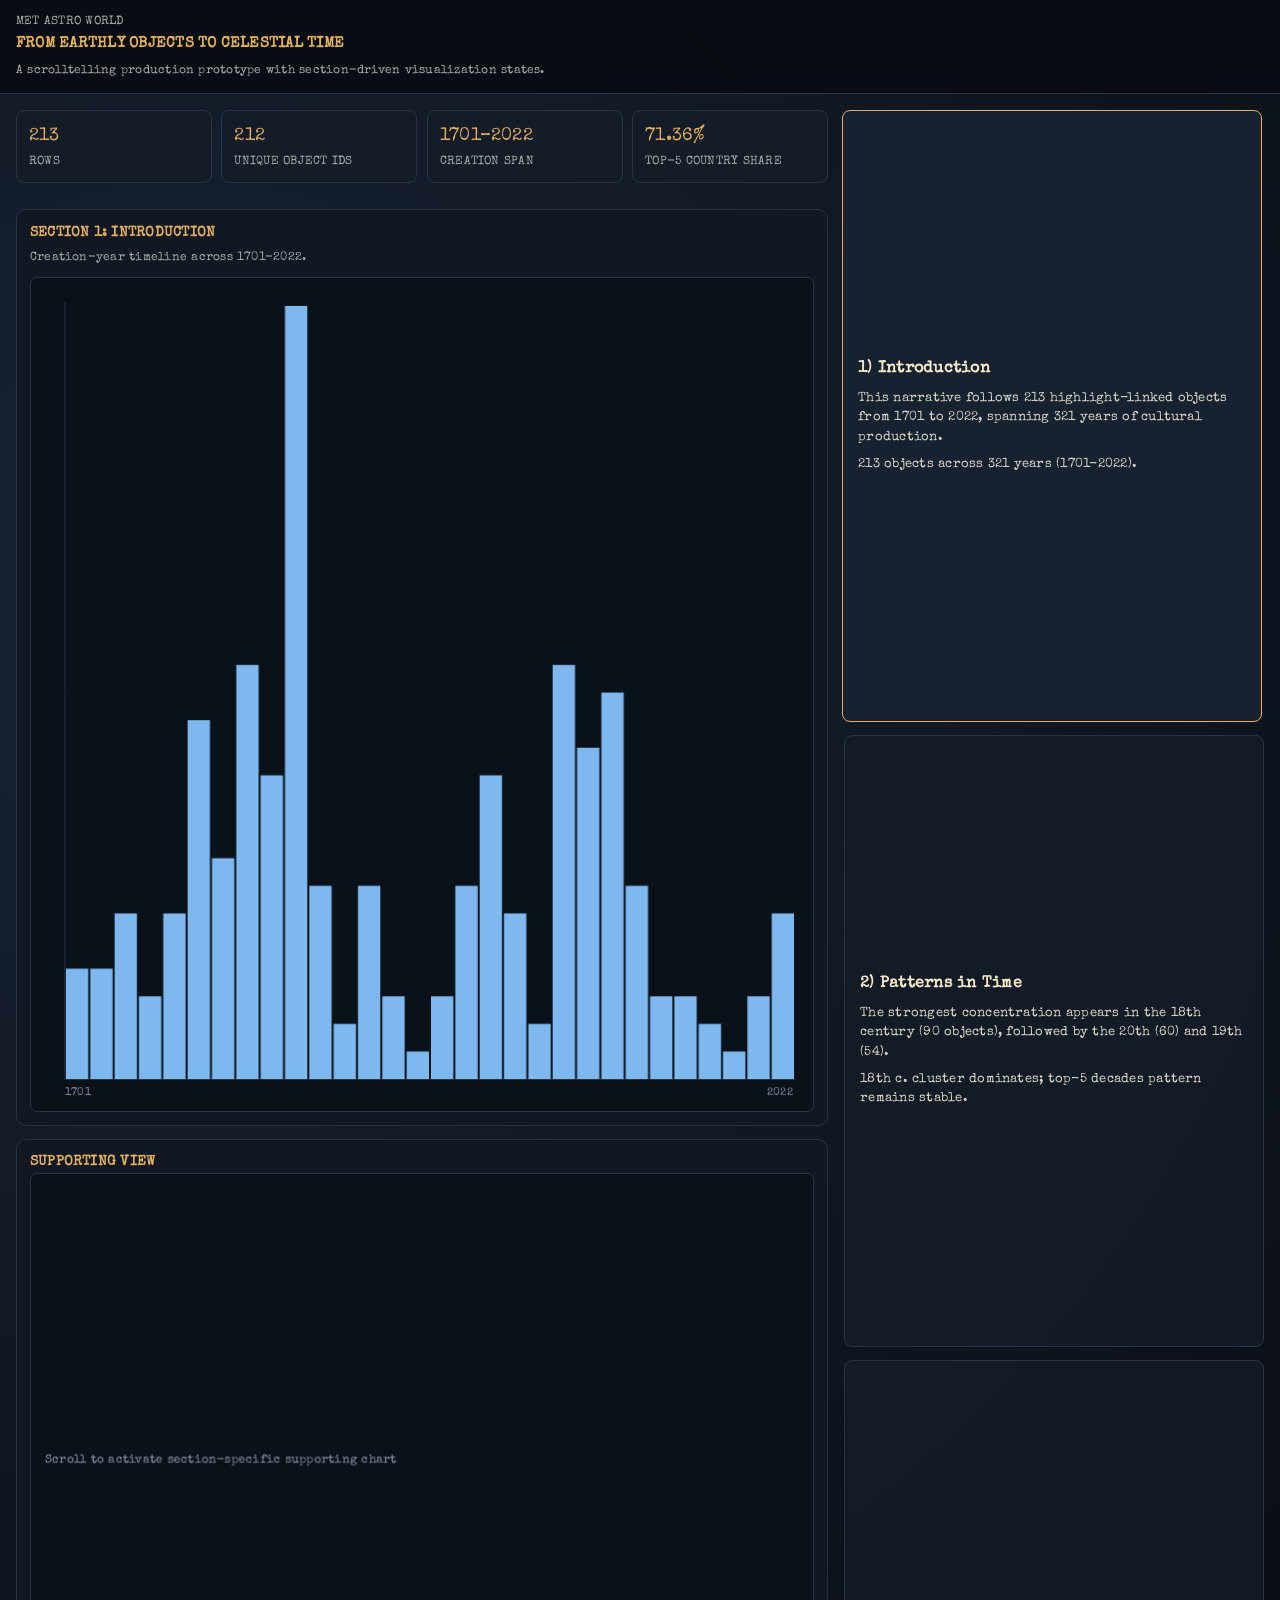
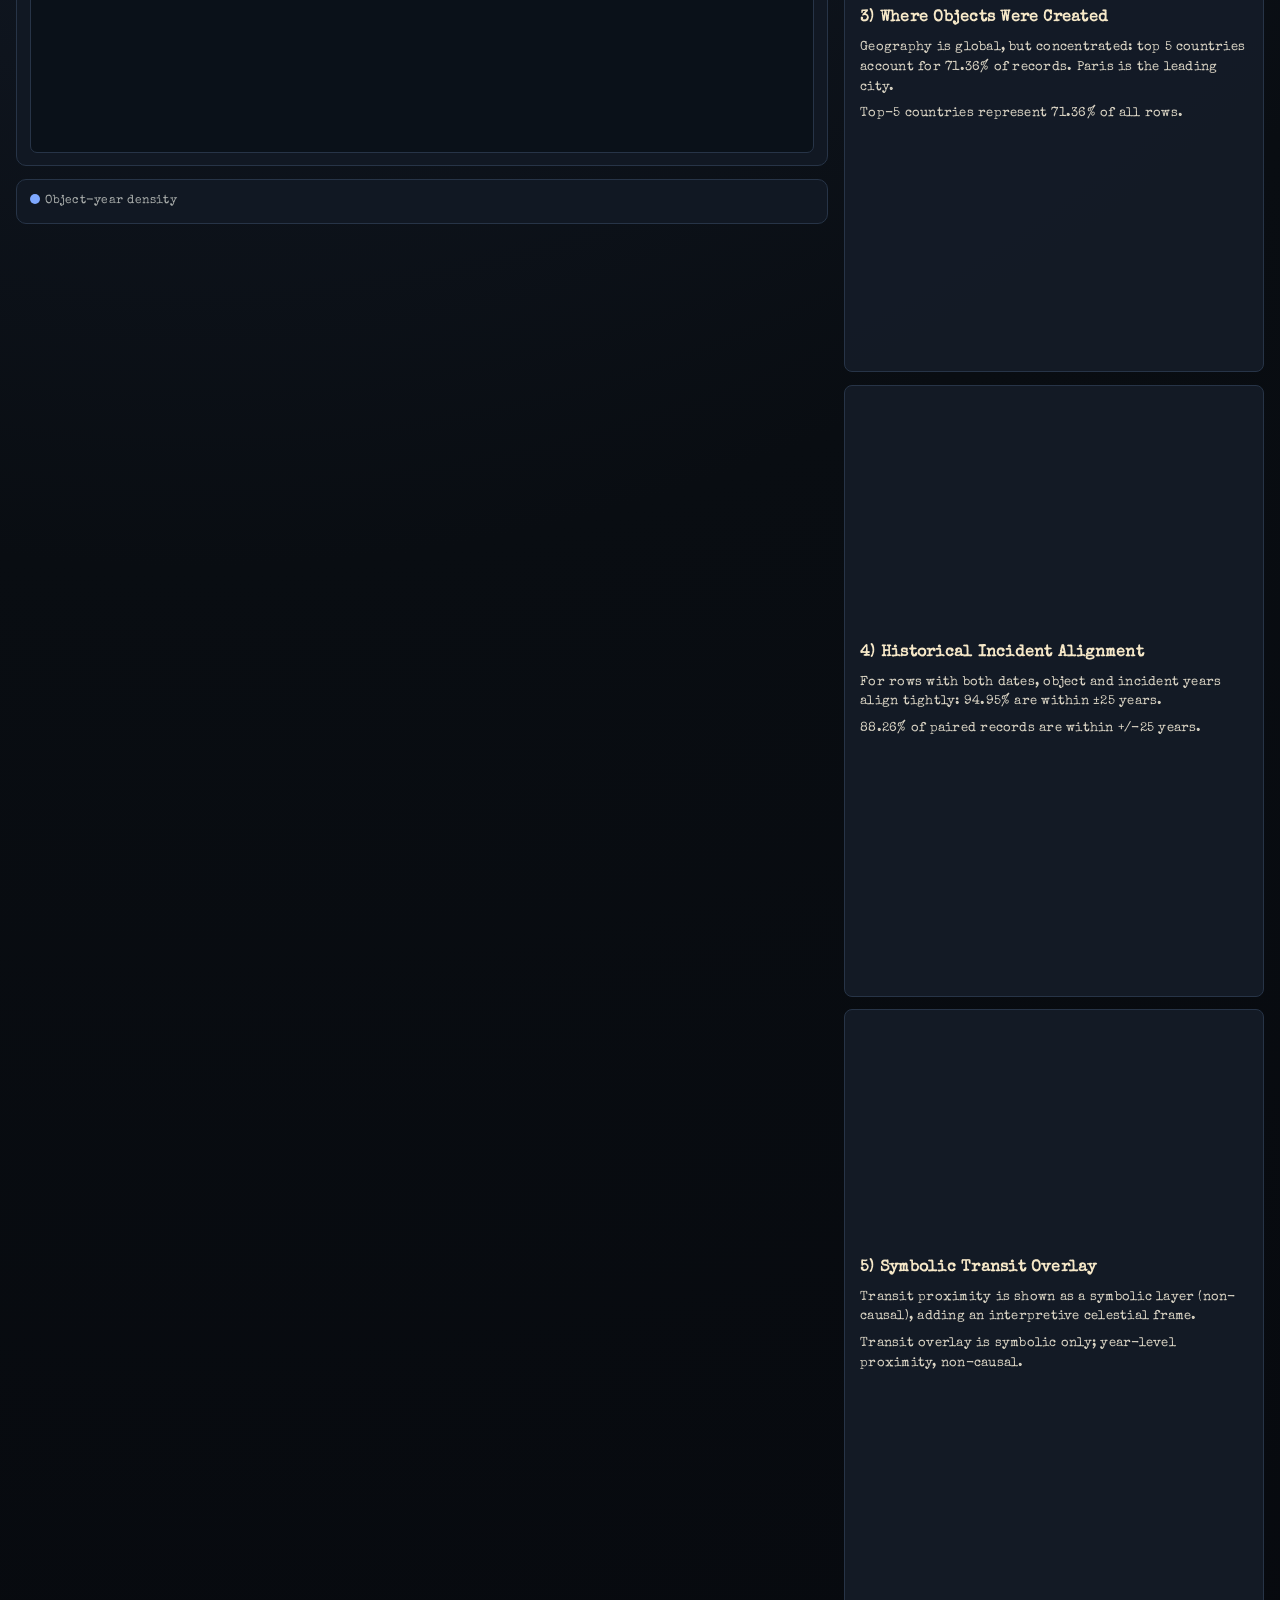
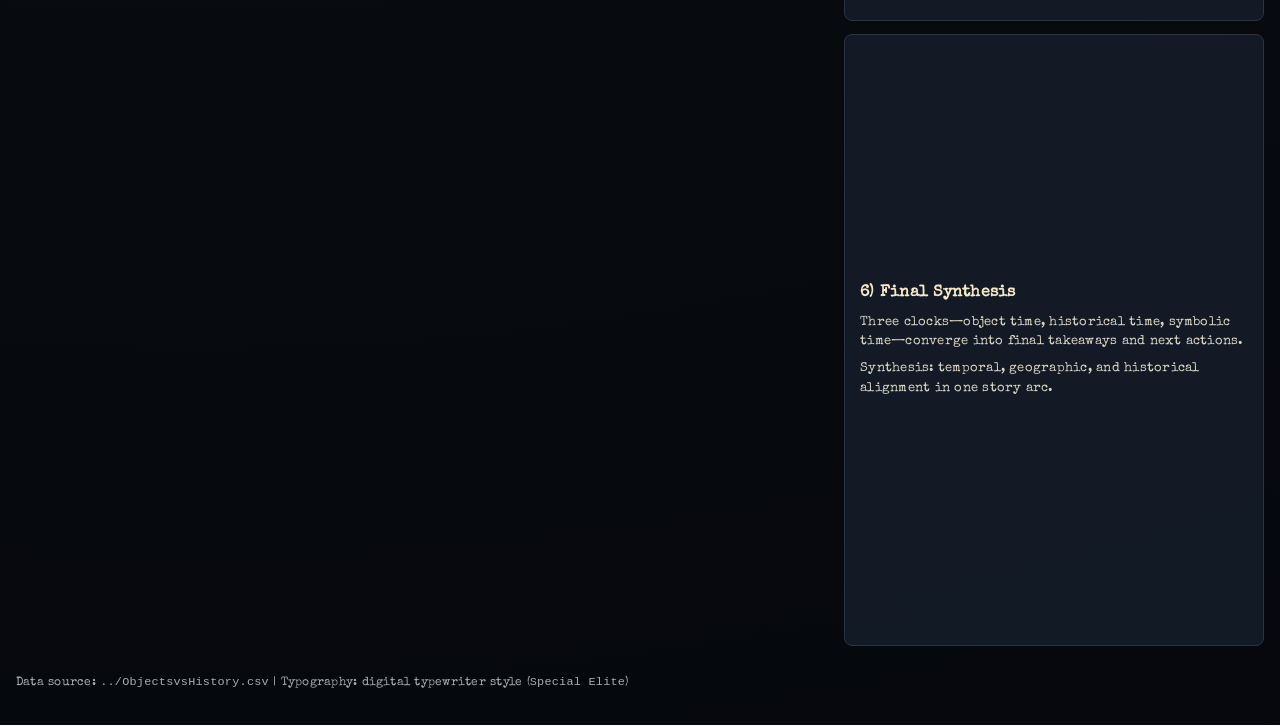
<file: web/index.html>
<!doctype html>
<html lang="en">
<head>
  <meta charset="UTF-8" />
  <meta name="viewport" content="width=device-width, initial-scale=1.0" />
  <title>Met Astro World | Scrollytelling</title>
  <link rel="preconnect" href="https://fonts.googleapis.com" />
  <link rel="preconnect" href="https://fonts.gstatic.com" crossorigin />
  <link href="https://fonts.googleapis.com/css2?family=Special+Elite&display=swap" rel="stylesheet" />
  <link rel="stylesheet" href="./styles.css" />
</head>
<body>
  <header class="app-header">
    <div>
      <p class="eyebrow">Met Astro World</p>
      <h1>From Earthly Objects to Celestial Time</h1>
    </div>
    <p class="subhead">A scrolltelling production prototype with section-driven visualization states.</p>
  </header>

  <main class="scrolly-layout">
    <aside class="sticky-stage" aria-live="polite">
      <section class="kpi-grid" id="kpis"></section>
      <div class="step-progress" id="stepProgress" aria-label="Scroll progress"></div>

      <section class="viz-card">
        <h2 id="vizTitle">Section 1: Time Span</h2>
        <p id="vizDesc" class="viz-desc">Creation-year timeline across 1701-2022.</p>
        <canvas id="mainViz" height="320"></canvas>
      </section>

      <section class="viz-card secondary-viz">
        <h3 id="subVizTitle">Supporting View</h3>
        <canvas id="subViz" height="220"></canvas>
      </section>

      <section class="legend-card" id="legend"></section>
    </aside>

    <section class="story-rail" id="storyRail">
      <article class="step is-active" data-step="1">
        <h2>1) Introduction</h2>
        <p>This narrative follows 213 highlight-linked objects from 1701 to 2022, spanning 321 years of cultural production.</p>
        <p class="dynamic"></p>
      </article>

      <article class="step" data-step="2">
        <h2>2) Patterns in Time</h2>
        <p>The strongest concentration appears in the 18th century (90 objects), followed by the 20th (60) and 19th (54).</p>
        <p class="dynamic"></p>
      </article>

      <article class="step" data-step="3">
        <h2>3) Where Objects Were Created</h2>
        <p>Geography is global, but concentrated: top 5 countries account for 71.36% of records. Paris is the leading city.</p>
        <p class="dynamic"></p>
      </article>

      <article class="step" data-step="4">
        <h2>4) Historical Incident Alignment</h2>
        <p>For rows with both dates, object and incident years align tightly: 94.95% are within &plusmn;25 years.</p>
        <p class="dynamic"></p>
      </article>

      <article class="step" data-step="5">
        <h2>5) Symbolic Transit Overlay</h2>
        <p>Transit proximity is shown as a symbolic layer (non-causal), adding an interpretive celestial frame.</p>
        <p class="dynamic"></p>
      </article>

      <article class="step" data-step="6">
        <h2>6) Final Synthesis</h2>
        <p>Three clocks—object time, historical time, symbolic time—converge into final takeaways and next actions.</p>
        <p class="dynamic"></p>
      </article>
    </section>
  </main>

  <footer class="app-footer">
    <p>Data source: <code>../ObjectsvsHistory.csv</code> | Typography: digital typewriter style (<code>Special Elite</code>)</p>
  </footer>

  <script src="./app.js"></script>
</body>
</html>
</file>
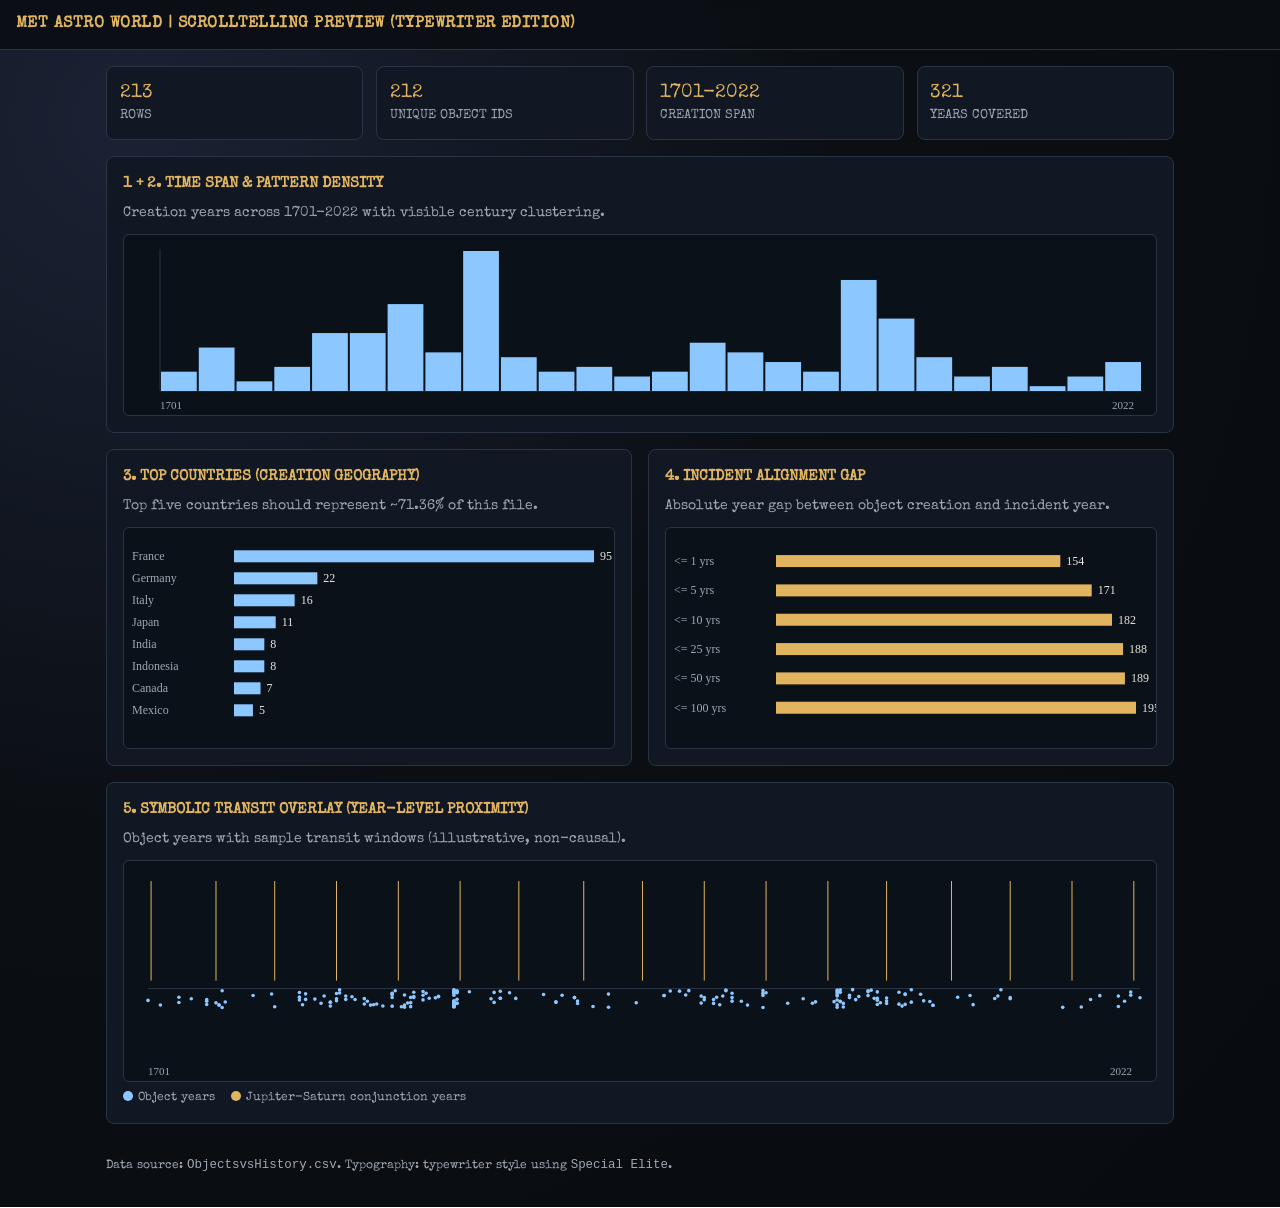
<file: preview.html>
<!doctype html>
<html lang="en">
<head>
  <meta charset="UTF-8" />
  <meta name="viewport" content="width=device-width, initial-scale=1.0" />
  <title>Met Astro World Scrolltelling Preview</title>
  <style>
    @import url("https://fonts.googleapis.com/css2?family=Special+Elite&display=swap");

    :root {
      --bg: #0b0f14;
      --panel: #111723;
      --text: #e8e6df;
      --muted: #9ea7b3;
      --accent: #e1b45f;
      --line: #2b3444;
      --dot: #8cc8ff;
    }

    * {
      box-sizing: border-box;
    }

    body {
      margin: 0;
      background: radial-gradient(circle at 10% 10%, #1a2234 0%, var(--bg) 45%, #080b10 100%);
      color: var(--text);
      font-family: "Special Elite", ui-monospace, Menlo, Monaco, Consolas, monospace;
      line-height: 1.45;
    }

    header {
      position: sticky;
      top: 0;
      z-index: 2;
      background: rgba(11, 15, 20, 0.92);
      backdrop-filter: blur(4px);
      border-bottom: 1px solid var(--line);
      padding: 0.8rem 1rem;
    }

    header h1 {
      margin: 0;
      font-size: 1rem;
      letter-spacing: 0.03em;
      color: var(--accent);
      text-transform: uppercase;
    }

    main {
      max-width: 1100px;
      margin: 0 auto;
      padding: 1rem;
      display: grid;
      grid-template-columns: 1fr;
      gap: 1rem;
    }

    .kpi-grid {
      display: grid;
      grid-template-columns: repeat(auto-fit, minmax(180px, 1fr));
      gap: 0.8rem;
    }

    .kpi {
      background: var(--panel);
      border: 1px solid var(--line);
      border-radius: 8px;
      padding: 0.8rem;
    }

    .kpi .value {
      font-size: 1.2rem;
      color: var(--accent);
    }

    .kpi .label {
      font-size: 0.8rem;
      color: var(--muted);
      text-transform: uppercase;
    }

    .section {
      background: var(--panel);
      border: 1px solid var(--line);
      border-radius: 8px;
      padding: 1rem;
    }

    .section h2 {
      margin: 0 0 0.6rem 0;
      font-size: 0.95rem;
      color: var(--accent);
      text-transform: uppercase;
    }

    .meta {
      font-size: 0.85rem;
      color: var(--muted);
      margin-bottom: 0.6rem;
    }

    canvas {
      width: 100%;
      border: 1px solid var(--line);
      border-radius: 6px;
      background: #0b1119;
      display: block;
    }

    .row {
      display: grid;
      grid-template-columns: repeat(auto-fit, minmax(320px, 1fr));
      gap: 1rem;
    }

    footer {
      max-width: 1100px;
      margin: 1rem auto 2rem;
      padding: 0 1rem;
      color: var(--muted);
      font-size: 0.78rem;
    }

    .legend {
      display: flex;
      gap: 1rem;
      flex-wrap: wrap;
      font-size: 0.75rem;
      color: var(--muted);
      margin-top: 0.5rem;
    }

    .dot {
      width: 10px;
      height: 10px;
      border-radius: 50%;
      display: inline-block;
      margin-right: 0.3rem;
      transform: translateY(1px);
    }
  </style>
</head>
<body>
  <header>
    <h1>Met Astro World | Scrolltelling Preview (Typewriter Edition)</h1>
  </header>

  <main>
    <section class="kpi-grid" id="kpis"></section>

    <section class="section">
      <h2>1 + 2. Time Span & Pattern Density</h2>
      <div class="meta">Creation years across 1701-2022 with visible century clustering.</div>
      <canvas id="timelineChart" height="180"></canvas>
    </section>

    <section class="row">
      <article class="section">
        <h2>3. Top Countries (creation geography)</h2>
        <div class="meta">Top five countries should represent ~71.36% of this file.</div>
        <canvas id="countryChart" height="220"></canvas>
      </article>

      <article class="section">
        <h2>4. Incident Alignment Gap</h2>
        <div class="meta">Absolute year gap between object creation and incident year.</div>
        <canvas id="gapChart" height="220"></canvas>
      </article>
    </section>

    <section class="section">
      <h2>5. Symbolic Transit Overlay (Year-level proximity)</h2>
      <div class="meta">Object years with sample transit windows (illustrative, non-causal).</div>
      <canvas id="transitChart" height="220"></canvas>
      <div class="legend">
        <span><i class="dot" style="background:#8cc8ff"></i>Object years</span>
        <span><i class="dot" style="background:#e1b45f"></i>Jupiter-Saturn conjunction years</span>
      </div>
    </section>
  </main>

  <footer>
    Data source: <code>ObjectsvsHistory.csv</code>. Typography: typewriter style using <code>Special Elite</code>.
  </footer>

  <script>
    function parseCSV(text) {
      const rows = [];
      let cur = "";
      let row = [];
      let inQuotes = false;
      for (let i = 0; i < text.length; i++) {
        const ch = text[i];
        const next = text[i + 1];
        if (ch === '"' && inQuotes && next === '"') {
          cur += '"';
          i++;
          continue;
        }
        if (ch === '"') {
          inQuotes = !inQuotes;
          continue;
        }
        if (ch === "," && !inQuotes) {
          row.push(cur);
          cur = "";
          continue;
        }
        if ((ch === "\n" || ch === "\r") && !inQuotes) {
          if (ch === "\r" && next === "\n") i++;
          if (cur.length > 0 || row.length > 0) {
            row.push(cur);
            rows.push(row);
            row = [];
            cur = "";
          }
          continue;
        }
        cur += ch;
      }
      if (cur.length > 0 || row.length > 0) {
        row.push(cur);
        rows.push(row);
      }
      const headers = rows[0];
      return rows.slice(1).map((r) => {
        const obj = {};
        headers.forEach((h, idx) => obj[h] = (r[idx] ?? "").trim());
        return obj;
      });
    }

    const num = (v) => {
      const n = Number(v);
      return Number.isFinite(n) ? n : null;
    };

    function drawBars(canvas, labels, values, color = "#8cc8ff") {
      const ctx = canvas.getContext("2d");
      const w = canvas.width = canvas.clientWidth * devicePixelRatio;
      const h = canvas.height = canvas.clientHeight * devicePixelRatio;
      ctx.scale(devicePixelRatio, devicePixelRatio);
      const cw = canvas.clientWidth, ch = canvas.clientHeight;
      ctx.clearRect(0, 0, cw, ch);
      const max = Math.max(...values, 1);
      const left = 110, right = 20, top = 18, bottom = 26;
      const plotW = cw - left - right;
      const rowH = (ch - top - bottom) / values.length;

      ctx.font = "12px Special Elite";
      ctx.fillStyle = "#9ea7b3";
      labels.forEach((l, i) => {
        const y = top + i * rowH + rowH * 0.65;
        ctx.fillText(l, 8, y);
        const bw = (values[i] / max) * plotW;
        ctx.fillStyle = color;
        ctx.fillRect(left, y - 10, bw, 12);
        ctx.fillStyle = "#e8e6df";
        ctx.fillText(String(values[i]), left + bw + 6, y);
        ctx.fillStyle = "#9ea7b3";
      });
    }

    function drawHistogram(canvas, values, minX, maxX, bins = 20) {
      const ctx = canvas.getContext("2d");
      const w = canvas.width = canvas.clientWidth * devicePixelRatio;
      const h = canvas.height = canvas.clientHeight * devicePixelRatio;
      ctx.scale(devicePixelRatio, devicePixelRatio);
      const cw = canvas.clientWidth, ch = canvas.clientHeight;
      ctx.clearRect(0, 0, cw, ch);

      const left = 36, right = 14, top = 14, bottom = 24;
      const plotW = cw - left - right;
      const plotH = ch - top - bottom;

      const arr = Array(bins).fill(0);
      values.forEach((v) => {
        const t = (v - minX) / (maxX - minX);
        const idx = Math.max(0, Math.min(bins - 1, Math.floor(t * bins)));
        arr[idx]++;
      });
      const max = Math.max(...arr, 1);

      ctx.strokeStyle = "#2b3444";
      ctx.beginPath();
      ctx.moveTo(left, top);
      ctx.lineTo(left, top + plotH);
      ctx.lineTo(left + plotW, top + plotH);
      ctx.stroke();

      const bw = plotW / bins;
      arr.forEach((v, i) => {
        const bh = (v / max) * (plotH - 2);
        const x = left + i * bw;
        const y = top + plotH - bh;
        ctx.fillStyle = "#8cc8ff";
        ctx.fillRect(x + 1, y, bw - 2, bh);
      });

      ctx.fillStyle = "#9ea7b3";
      ctx.font = "11px Special Elite";
      ctx.fillText(String(minX), left, ch - 6);
      ctx.fillText(String(maxX), left + plotW - 30, ch - 6);
    }

    function drawTimelineOverlay(canvas, years, transitYears) {
      const ctx = canvas.getContext("2d");
      const w = canvas.width = canvas.clientWidth * devicePixelRatio;
      const h = canvas.height = canvas.clientHeight * devicePixelRatio;
      ctx.scale(devicePixelRatio, devicePixelRatio);
      const cw = canvas.clientWidth, ch = canvas.clientHeight;
      ctx.clearRect(0, 0, cw, ch);

      const minY = 1701, maxY = 2022;
      const left = 24, right = 16, top = 20, bottom = 24;
      const plotW = cw - left - right;
      const mid = ch * 0.58;

      const xFor = (y) => left + ((y - minY) / (maxY - minY)) * plotW;

      ctx.strokeStyle = "#2b3444";
      ctx.beginPath();
      ctx.moveTo(left, mid);
      ctx.lineTo(left + plotW, mid);
      ctx.stroke();

      transitYears.forEach((y) => {
        const x = xFor(y);
        ctx.strokeStyle = "#e1b45f";
        ctx.beginPath();
        ctx.moveTo(x, top);
        ctx.lineTo(x, mid - 8);
        ctx.stroke();
      });

      ctx.fillStyle = "#8cc8ff";
      years.forEach((y) => {
        const x = xFor(y);
        const jitter = (Math.random() - 0.5) * 18;
        ctx.beginPath();
        ctx.arc(x, mid + 10 + jitter, 1.8, 0, Math.PI * 2);
        ctx.fill();
      });

      ctx.fillStyle = "#9ea7b3";
      ctx.font = "11px Special Elite";
      ctx.fillText(String(minY), left, ch - 6);
      ctx.fillText(String(maxY), left + plotW - 30, ch - 6);
    }

    function compute(rows) {
      const years = rows.map(r => num(r["Object.Begin.Date"])).filter(v => v !== null);
      const incidentYears = rows.map(r => num(r["Year"]));
      const countries = rows.map(r => (r["Country"] || "Unknown").trim() || "Unknown");

      const countryCount = {};
      countries.forEach((c) => countryCount[c] = (countryCount[c] || 0) + 1);
      const topCountries = Object.entries(countryCount)
        .sort((a, b) => b[1] - a[1])
        .slice(0, 8);

      const gaps = [];
      rows.forEach((r) => {
        const a = num(r["Object.Begin.Date"]);
        const b = num(r["Year"]);
        if (a !== null && b !== null) gaps.push(Math.abs(a - b));
      });

      return {
        rowCount: rows.length,
        uniqueObjects: new Set(rows.map(r => r["Object.ID"]).filter(Boolean)).size,
        minYear: Math.min(...years),
        maxYear: Math.max(...years),
        topCountries,
        years,
        gaps
      };
    }

    function renderKPIs(stats) {
      const target = document.getElementById("kpis");
      const span = stats.maxYear - stats.minYear;
      const items = [
        ["Rows", stats.rowCount],
        ["Unique Object IDs", stats.uniqueObjects],
        ["Creation Span", `${stats.minYear}-${stats.maxYear}`],
        ["Years Covered", span],
      ];
      target.innerHTML = items.map(([label, value]) => `
        <article class="kpi">
          <div class="value">${value}</div>
          <div class="label">${label}</div>
        </article>
      `).join("");
    }

    async function main() {
      const text = await fetch("./ObjectsvsHistory.csv").then(r => r.text());
      const rows = parseCSV(text);
      const stats = compute(rows);
      renderKPIs(stats);

      drawHistogram(document.getElementById("timelineChart"), stats.years, stats.minYear, stats.maxYear, 26);

      drawBars(
        document.getElementById("countryChart"),
        stats.topCountries.map(d => d[0]),
        stats.topCountries.map(d => d[1]),
        "#8cc8ff"
      );

      const gapBins = [1, 5, 10, 25, 50, 100];
      const gapCounts = gapBins.map((b) => stats.gaps.filter((g) => g <= b).length);
      drawBars(
        document.getElementById("gapChart"),
        gapBins.map((b) => `<= ${b} yrs`),
        gapCounts,
        "#e1b45f"
      );

      drawTimelineOverlay(
        document.getElementById("transitChart"),
        stats.years,
        [1702,1723,1742,1762,1782,1802,1821,1842,1861,1881,1901,1921,1940,1961,1980,2000,2020]
      );
    }

    main();
  </script>
</body>
</html>
</file>
<file: web/styles.css>
@import url("https://fonts.googleapis.com/css2?family=Special+Elite&display=swap");

:root {
  --bg: #090d12;
  --bg-alt: #111823;
  --panel: #141c28;
  --line: #273447;
  --line-strong: #3b4e68;
  --text: #e8e2d2;
  --muted: #a8acaa;
  --accent: #e0af5f;
  --accent-history: #e88f66;
  --accent-geo: #65b69c;
  --accent-transit: #7ea8ff;
}

* {
  box-sizing: border-box;
}

html,
body {
  margin: 0;
  padding: 0;
}

body {
  color: var(--text);
  background: radial-gradient(circle at 15% 15%, #192335 0%, var(--bg) 45%, #06080d 100%);
  font-family: "Special Elite", "Courier Prime", "IBM Plex Mono", "Courier New", monospace;
  letter-spacing: 0.015em;
  line-height: 1.5;
}

.app-header {
  position: sticky;
  top: 0;
  z-index: 20;
  background: rgba(9, 13, 18, 0.92);
  backdrop-filter: blur(4px);
  border-bottom: 1px solid var(--line);
  padding: 0.8rem 1rem;
}

.eyebrow {
  margin: 0;
  color: var(--muted);
  font-size: 0.72rem;
  text-transform: uppercase;
}

.app-header h1 {
  margin: 0.2rem 0 0 0;
  font-size: 0.95rem;
  color: var(--accent);
  text-transform: uppercase;
}

.subhead {
  margin: 0.35rem 0 0 0;
  color: var(--muted);
  font-size: 0.78rem;
}

.scrolly-layout {
  max-width: 1280px;
  margin: 0 auto;
  padding: 1rem;
  display: grid;
  grid-template-columns: minmax(320px, 1fr) minmax(340px, 420px);
  gap: 1rem;
  align-items: start;
}

.sticky-stage {
  position: sticky;
  top: 84px;
  align-self: start;
  display: grid;
  gap: 0.8rem;
}

.kpi-grid {
  display: grid;
  grid-template-columns: repeat(auto-fit, minmax(150px, 1fr));
  gap: 0.6rem;
}

.kpi {
  background: var(--panel);
  border: 1px solid var(--line);
  border-radius: 8px;
  padding: 0.75rem;
}

.kpi .value {
  color: var(--accent);
  font-size: 1.15rem;
}

.kpi .label {
  margin-top: 0.15rem;
  text-transform: uppercase;
  color: var(--muted);
  font-size: 0.72rem;
}

.viz-card,
.legend-card {
  background: var(--bg-alt);
  border: 1px solid var(--line);
  border-radius: 10px;
  padding: 0.8rem;
}

.viz-card h2,
.viz-card h3 {
  margin: 0;
  color: var(--accent);
  text-transform: uppercase;
  font-size: 0.85rem;
}

.viz-desc {
  margin: 0.35rem 0 0.6rem 0;
  color: var(--muted);
  font-size: 0.76rem;
}

canvas {
  width: 100%;
  height: auto;
  border: 1px solid var(--line);
  border-radius: 7px;
  background: #0a1119;
  display: block;
}

.legend-card {
  font-size: 0.74rem;
  color: var(--muted);
}

.step-progress {
  display: flex;
  gap: 0.35rem;
  flex-wrap: wrap;
}

.progress-dot {
  width: 10px;
  height: 10px;
  border-radius: 50%;
  border: 1px solid var(--line-strong);
  background: #0a1017;
  transition: all 0.22s ease;
}

.progress-dot.active {
  background: var(--accent);
  box-shadow: 0 0 6px rgba(224, 175, 95, 0.6);
}

.legend-chip {
  display: inline-flex;
  align-items: center;
  gap: 0.35rem;
  margin-right: 0.7rem;
}

.dot-legend {
  width: 10px;
  height: 10px;
  border-radius: 50%;
  display: inline-block;
  margin-right: 0.35rem;
  transform: translateY(1px);
}

.chip-dot {
  width: 10px;
  height: 10px;
  border-radius: 50%;
  display: inline-block;
}

.story-rail {
  display: grid;
  gap: 0.8rem;
}

.step {
  background: rgba(20, 28, 40, 0.92);
  border: 1px solid var(--line);
  border-radius: 8px;
  padding: 0.95rem;
  min-height: 68vh;
  display: grid;
  align-content: center;
  transition: border-color 0.25s ease, background 0.25s ease, transform 0.25s ease;
}

.step.is-active {
  border-color: var(--accent);
  background: rgba(24, 35, 50, 0.98);
  transform: translateX(-2px);
}

.step h2 {
  margin: 0;
  color: #f6e8c8;
  font-size: 0.98rem;
}

.step p {
  margin: 0.45rem 0 0 0;
  color: #dbd5c5;
  font-size: 0.82rem;
}

.app-footer {
  max-width: 1280px;
  margin: 0 auto 2rem;
  padding: 0 1rem;
  color: var(--muted);
  font-size: 0.74rem;
}

.cursor-blink {
  display: inline-block;
  width: 8px;
  margin-left: 4px;
  color: var(--accent);
  animation: blink 1s steps(1) infinite;
}

@keyframes blink {
  0%,
  49% {
    opacity: 1;
  }
  50%,
  100% {
    opacity: 0;
  }
}

@media (max-width: 980px) {
  .scrolly-layout {
    grid-template-columns: 1fr;
  }

  .sticky-stage {
    position: relative;
    top: 0;
  }

  .step {
    min-height: auto;
  }
}
</file>
